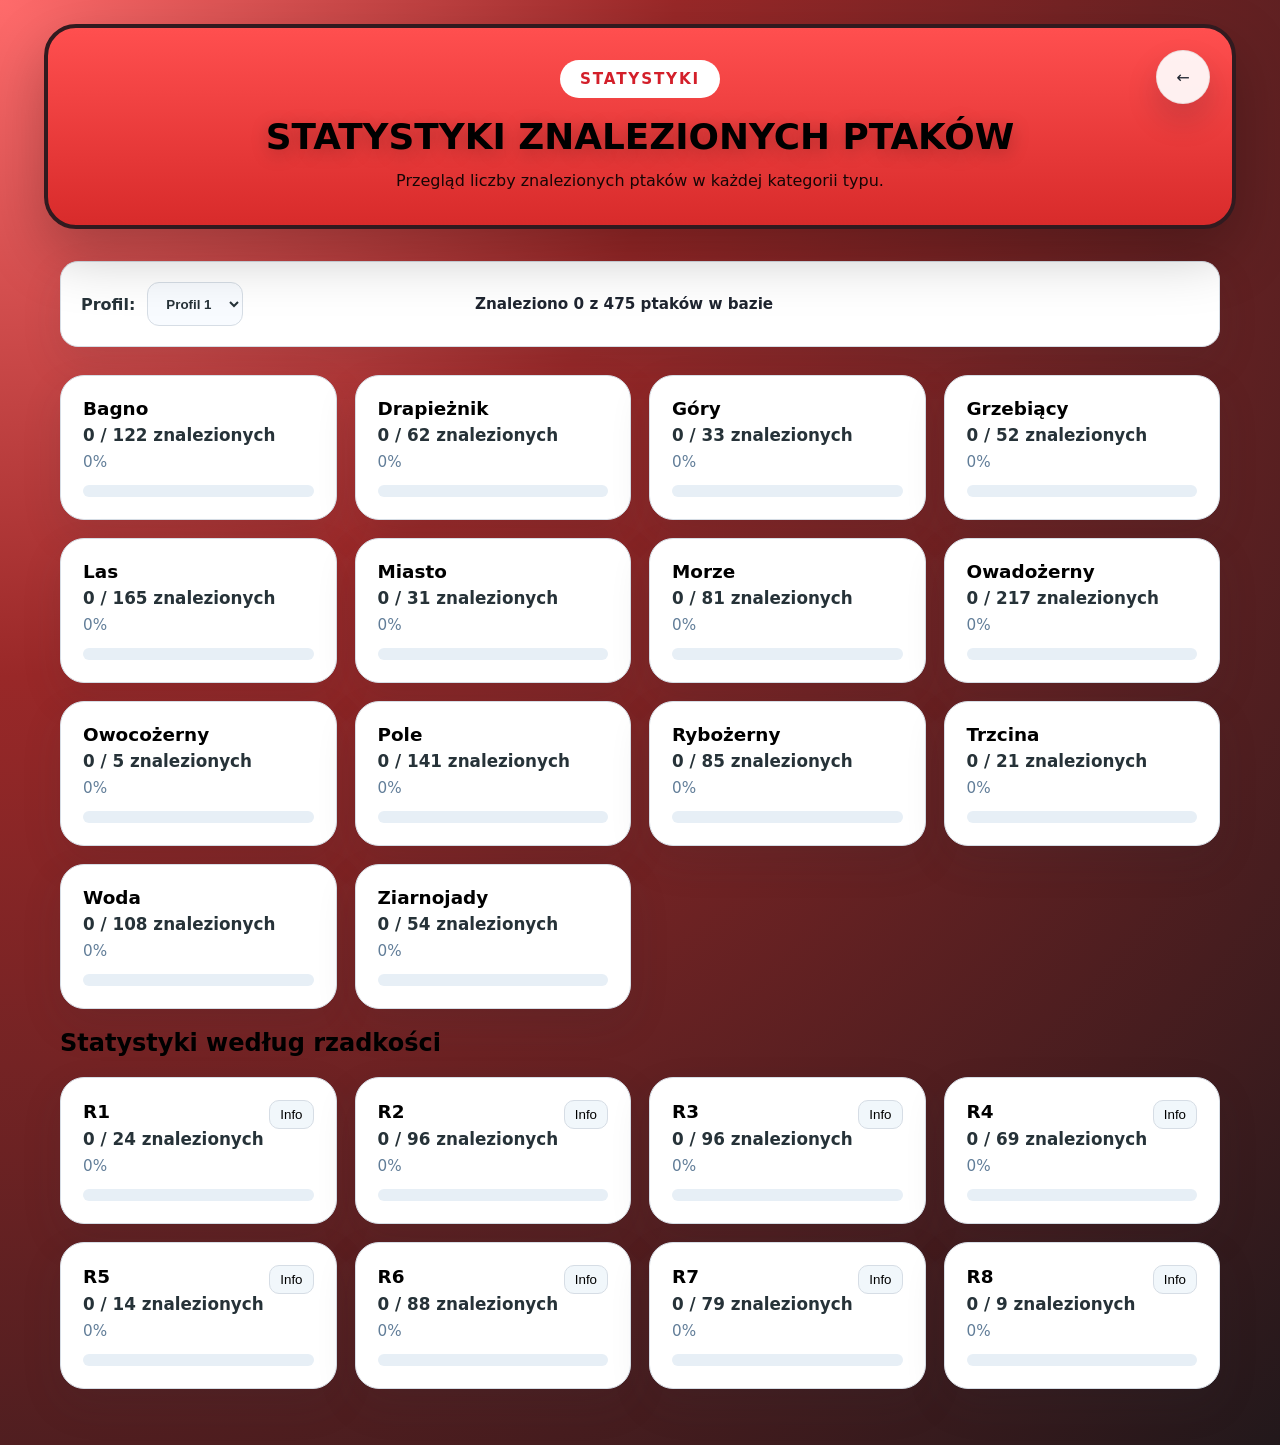
<file: stats.html>
<!DOCTYPE html>
<html lang="pl">
<head>
  <meta charset="UTF-8" />
  <meta name="viewport" content="width=device-width, initial-scale=1.0" />
  <title>Statystyki ptaków</title>
  <link rel="stylesheet" href="styles.css" />
</head>
<body>
  <div class="pokedex-shell">
    <header class="hero">
      <div class="hero-top">
        <span class="pokedex-label">STATYSTYKI</span>
        <h1>Statystyki znalezionych ptaków</h1>
        <p class="hero-subtitle">Przegląd liczby znalezionych ptaków w każdej kategorii typu.</p>
      </div>
      <a class="page-action-link" href="index.html" title="Powrót do listy ptaków">←</a>
    </header>

    <main class="container">
      <section class="controls-panel">
        <div class="profile-selector">
          <label for="profileSelect">Profil:</label>
          <select id="profileSelect">
            <option value="profile1">Profil 1</option>
            <option value="profile2">Profil 2</option>
          </select>
        </div>
        <div class="counter-display" aria-live="polite">
          <span id="overallCounter">Ładowanie statystyk...</span>
        </div>
      </section>

      <section id="statsList" class="statistics-list" aria-live="polite"></section>

      <h2 class="section-title">Statystyki według rzadkości</h2>
      <section id="rarityStats" class="statistics-list" aria-live="polite"></section>
    </main>
  </div>

  <script src="stats.js"></script>
</body>
</html>
</file>
<file: styles.css>
:root {
  --bg: #f3f7fa;
  --surface: #ffffff;
  --border: #d6dde5;
  --text: #263238;
  --muted: #617d98;
  --accent: #2f8dff;
  --accent-strong: #1762c6;
  --success: #1f8a43;
  --warning: #f8b400;
  --shadow: 0 16px 40px rgba(38, 50, 56, 0.12);
}

* {
  box-sizing: border-box;
}

body {
  margin: 0;
  font-family: Inter, system-ui, -apple-system, BlinkMacSystemFont, "Segoe UI", sans-serif;
  background: radial-gradient(circle at top left, #ff6b6b 0%, #992828 35%, #22181b 100%);
  color: #000000;
  min-height: 100vh;
}

.pokedex-shell {
  max-width: 1240px;
  margin: 0 auto;
  padding: 24px;
}

.hero {
  padding: 32px 28px;
  text-align: center;
  background: linear-gradient(180deg, #ff4f4f 0%, #d82b2b 100%);
  border: 4px solid #311a1f;
  border-radius: 32px;
  box-shadow: 0 24px 60px rgba(0, 0, 0, 0.25);
  position: relative;
  overflow: hidden;
}

.page-action-link {
  position: absolute;
  top: 22px;
  right: 22px;
  z-index: 2;
  display: inline-flex;
  align-items: center;
  justify-content: center;
  width: 54px;
  height: 54px;
  border-radius: 50%;
  background: rgba(255, 255, 255, 0.92);
  color: #1f2530;
  text-decoration: none;
  border: 1px solid rgba(0, 0, 0, 0.08);
  box-shadow: 0 16px 32px rgba(15, 23, 42, 0.16);
  transition: transform 0.2s ease, background 0.2s ease;
}

.page-action-link svg {
  width: 24px;
  height: 24px;
}

.page-action-link:hover {
  transform: translateY(-2px);
  background: #ffffff;
}

.statistics-list {
  display: grid;
  grid-template-columns: repeat(auto-fit, minmax(240px, 1fr));
  gap: 18px;
}

.stat-card {
  background: var(--surface);
  border: 1px solid var(--border);
  border-radius: 24px;
  padding: 22px;
  box-shadow: var(--shadow);
}

.stat-card h2 {
  margin: 0 0 12px;
  font-size: 1.15rem;
}

.stat-value {
  margin: 0 0 8px;
  font-size: 1.05rem;
  font-weight: 700;
  color: var(--text);
}

.stat-percentage {
  margin: 0 0 14px;
  font-size: 0.95rem;
  color: var(--muted);
}

.stat-bar {
  width: 100%;
  height: 12px;
  border-radius: 999px;
  background: #e7eff6;
  overflow: hidden;
}

.stat-bar-fill {
  height: 100%;
  background: linear-gradient(135deg, #2f8dff 0%, #7c57ff 100%);
}

/* small tweak: make rarity bars slightly darker when showing overall rarities */
.stat-card h2 { margin-bottom: 6px; }

/* rarity-specific bar colors */
.stat-bar-fill.rarity-r1 { background: linear-gradient(90deg, #6fcf97 0%, #27ae60 100%); }
.stat-bar-fill.rarity-r2 { background: linear-gradient(90deg, #9be7ff 0%, #2d9cdb 100%); }
.stat-bar-fill.rarity-r3 { background: linear-gradient(90deg, #ffd074 0%, #f2994a 100%); }
.stat-bar-fill.rarity-r4 { background: linear-gradient(90deg, #ffc4c4 0%, #eb5757 100%); }
.stat-bar-fill.rarity-r5 { background: linear-gradient(90deg, #d6c2ff 0%, #7c57ff 100%); }
.stat-bar-fill.rarity-r6 { background: linear-gradient(90deg, #ffd6a5 0%, #ff9f43 100%); }
.stat-bar-fill.rarity-r7 { background: linear-gradient(90deg, #f8b4d9 0%, #d946ef 100%); }
.stat-bar-fill.rarity-r8 { background: linear-gradient(90deg, #f2f2f2 0%, #bdbdbd 100%); }

.rarity-info { margin-top: 12px; padding: 12px; background: #fff; border-radius: 12px; border: 1px solid var(--border); color: var(--text); }
.stat-card-header { display:flex; gap:12px; align-items:center; justify-content:space-between; }
.rarity-info-button { padding:6px 10px; border-radius:10px; border:1px solid var(--border); background:#f1f7fb; cursor:pointer; }

.hero-top {
  position: relative;
  z-index: 1;
}

.pokedex-label {
  display: inline-flex;
  align-items: center;
  justify-content: center;
  padding: 10px 20px;
  margin-bottom: 18px;
  border-radius: 999px;
  background: #fff;
  color: #d31f2a;
  font-weight: 800;
  letter-spacing: 0.12em;
  font-size: 0.95rem;
}

.hero h1 {
  margin: 0 0 12px;
  font-size: clamp(2rem, 2.8vw, 3.6rem);
  text-transform: uppercase;
  text-shadow: 0 4px 18px rgba(0, 0, 0, 0.25);
}

.hero-subtitle {
  margin: 0 auto;
  max-width: 760px;
  color: rgba(0, 0, 0, 0.9);
  line-height: 1.5;
  font-size: 1rem;
}

.container {
  width: min(1180px, calc(100% - 32px));
  margin: 32px auto;
}

.controls-panel {
  display: grid;
  gap: 16px;
  padding: 20px;
  margin-bottom: 28px;
  background: var(--surface);
  border: 1px solid var(--border);
  border-radius: 18px;
  box-shadow: var(--shadow);
}

.control-group {
  display: grid;
  gap: 8px;
}

.control-group label {
  font-weight: 600;
  color: var(--text);
}

.control-group select,
.control-group input {
  width: 100%;
  min-height: 44px;
  padding: 0 14px;
  border: 1px solid var(--border);
  border-radius: 12px;
  background: #f8fbff;
  color: var(--text);
}

.button-secondary {
  padding: 14px 18px;
  border: none;
  border-radius: 12px;
  background: #e3efff;
  color: var(--accent-strong);
  font-weight: 700;
  cursor: pointer;
  transition: transform 0.2s ease, background 0.2s ease;
}

.button-secondary:hover {
  transform: translateY(-1px);
  background: #c8e0ff;
}

.counter-display-top {
  width: min(1180px, calc(100% - 32px));
  margin: 12px auto;
  text-align: center;
  font-weight: 700;
  color: var(--text);
}

.control-row {
  display: flex;
  gap: 12px;
  align-items: flex-end;
  justify-content: space-between;
  flex-wrap: wrap;
}

.search-group {
  flex: 1 1 100%;
  min-width: 0;
}

.search-group input {
  width: 100%;
}

.control-row > .control-group:not(.search-group) {
  flex: 0 0 auto;
}

.advanced-controls[aria-hidden="true"] {
  display: none;
}

.advanced-controls {
  display: grid;
  grid-template-columns: repeat(auto-fit, minmax(180px, 1fr));
  gap: 12px;
  margin-top: 12px;
}

.button-primary {
  padding: 14px 18px;
  border: none;
  border-radius: 14px;
  background: linear-gradient(135deg, #ffbc15 0%, #ff5137 100%);
  color: #111;
  font-weight: 800;
  cursor: pointer;
  transition: transform 0.2s ease, filter 0.2s ease;
}

.button-primary:hover {
  transform: translateY(-1px);
  filter: brightness(1.05);
}

.counter-display {
  align-self: center;
  padding: 12px 16px;
  border-radius: 18px;
  background: rgba(255, 255, 255, 0.92);
  color: #1f2530;
  font-size: 0.95rem;
  font-weight: 700;
  justify-self: start;
  min-width: 160px;
}

.profile-selector {
  display: flex;
  gap: 12px;
  align-items: center;
}

.profile-selector label {
  font-weight: 700;
  color: var(--text);
  white-space: nowrap;
}

.profile-selector select {
  min-height: 44px;
  padding: 0 14px;
  border: 1px solid var(--border);
  border-radius: 12px;
  background: #f8fbff;
  color: var(--text);
  font-weight: 600;
  cursor: pointer;
}

.profile-selector select:hover {
  background: #eef7ff;
}


.bird-grid {
  display: grid;
  grid-template-columns: repeat(4, minmax(240px, 1fr));
  gap: 20px;
  justify-content: center;
  align-items: stretch;
}

.bird-card {
  display: flex;
  flex-direction: column;
  justify-content: space-between;
  gap: 0;
  min-height: 620px;
  width: 100%;
  background: var(--surface);
  border: 1px solid #d6dde5;
  border-radius: 28px;
  overflow: hidden;
  box-shadow: var(--shadow);
}

.bird-card.found {
  border-color: var(--success);
}

.image-frame {
  width: 100%;
  background: #e8f1f8;
}

.bird-card img {
  width: 100%;
  display: block;
  aspect-ratio: 4 / 3;
  object-fit: cover;
  background: #000000;
}

.image-placeholder {
  display: grid;
  align-items: center;
  justify-items: center;
  width: 100%;
  aspect-ratio: 4 / 3;
  background: #f7f8fb;
  color: #3b4a5a;
  font-size: 5rem;
  font-weight: 900;
}

.bird-card .card-body {
  padding: 18px;
  display: flex;
  flex-direction: column;
  justify-content: space-between;
  gap: 14px;
  flex: 1;
  min-height: 240px;
}

.bird-card h2 {
  margin: 0;
  color:#000000;
  font-size: 1.25rem;
}

.bird-card h3 {
  margin: 0;
  color: var(--muted);
  font-size: 0.95rem;
  font-weight: 500;
}

.tag-row {
  display: flex;
  flex-wrap: wrap;
  gap: 10px;
}

.type-row {
  display: flex;
  flex-wrap: wrap;
  gap: 8px;
  margin-top: 10px;
}

.type-tag,
.tag {
  display: inline-flex;
  align-items: center;
  gap: 6px;
  padding: 8px 12px;
  border-radius: 999px;
  font-size: 0.88rem;
  font-weight: 700;
}

.type-tag {
  color: #fff;
}

.type-water { background: #2f80ed; }
.type-sea { background: #1366d6; }
.type-bog { background: #8b5a2b; }
.type-field { background: #f2994a; }
.type-forest { background: #27ae60; }
.type-mountain { background: #6b5b95; }
.type-wading { background: #17bebb; }
.type-fish { background: #2d9cdb; }
.type-predator { background: #eb5757; }
.type-default { background: #627d98; color: #fff; }

.stat-bar-fill.type-water { background: #2f80ed; }
.stat-bar-fill.type-sea { background: #1366d6; }
.stat-bar-fill.type-bog { background: #8b5a2b; }
.stat-bar-fill.type-field { background: #f2994a; }
.stat-bar-fill.type-forest { background: #27ae60; }
.stat-bar-fill.type-mountain { background: #6b5b95; }
.stat-bar-fill.type-wading { background: #17bebb; }
.stat-bar-fill.type-fish { background: #2d9cdb; }
.stat-bar-fill.type-predator { background: #eb5757; }
.stat-bar-fill.type-default { background: #627d98; }

.tag {
  background: #f1f7fb;
  color: var(--text);
}

.tag.rarity {
  background: #fff4d7;
}

.card-actions {
  display: grid;
  gap: 14px;
}

.card-actions .file-upload {
  position: relative;
  display: inline-flex;
  align-items: center;
  justify-content: center;
  width: 100%;
  min-height: 56px;
  padding: 0 18px;
  border-radius: 999px;
  background: linear-gradient(135deg, #eef7ff 0%, #d9efff 100%);
  border: 1px solid #b8d8ff;
  color: #094c9a;
  font-size: 0.95rem;
  font-weight: 700;
  cursor: pointer;
  transition: transform 0.2s ease, background 0.2s ease, border-color 0.2s ease;
}

.card-actions .file-upload:hover {
  transform: translateY(-1px);
  background: linear-gradient(135deg, #e6f1ff 0%, #c9e4ff 100%);
  border-color: #8bb8ff;
}

.card-actions .file-upload input[type="file"] {
  position: absolute;
  inset: 0;
  width: 100%;
  height: 100%;
  opacity: 0;
  cursor: pointer;
}

.found-button {
  width: 100%;
  min-height: 56px;
  border: none;
  border-radius: 999px;
  background: linear-gradient(135deg, #ffc800 0%, #ff5722 100%);
  color: #1a1a1a;
  font-size: 1rem;
  font-weight: 800;
  text-transform: uppercase;
  letter-spacing: 0.06em;
  cursor: pointer;
  box-shadow: 0 18px 35px rgba(255, 96, 53, 0.24);
  transition: transform 0.2s ease, filter 0.2s ease;
}

.pagination-controls {
  display: flex;
  gap: 12px;
  align-items: center;
  margin-top: 12px;
}

.pagination {
  display: flex;
  gap: 6px;
  flex-wrap: wrap;
}

.pagination button {
  border: 1px solid var(--border);
  background: white;
  padding: 6px 10px;
  border-radius: 8px;
  cursor: pointer;
}

.pagination button.active {
  background: var(--accent);
  color: white;
  border-color: var(--accent-dark, #4a90e2);
}

.load-more-wrapper {
  display: flex;
  justify-content: center;
  margin: 28px 0 12px;
}

.load-more-wrapper button {
  min-width: 240px;
}

.found-button {
  width: 100%;
  min-height: 56px;
  border: none;
  border-radius: 999px;
  background: linear-gradient(135deg, #ffc800 0%, #ff5722 100%);
  color: #1a1a1a;
  font-size: 1rem;
  font-weight: 800;
  text-transform: uppercase;
  letter-spacing: 0.06em;
  cursor: pointer;
  box-shadow: 0 18px 35px rgba(255, 96, 53, 0.24);
  transition: transform 0.2s ease, filter 0.2s ease;
}

.found-button:hover:not(:disabled) {
  transform: translateY(-2px);
  filter: brightness(1.03);
}

.found-button:disabled {
  background: #9aa5b1;
  color: #f7f9fb;
  cursor: default;
  box-shadow: none;
}

.card-body p {
  margin: 0;
  color: var(--muted);
  line-height: 1.6;
}

@media (min-width: 840px) {
  .controls-panel {
    grid-template-columns: repeat(3, minmax(0, 1fr));
    align-items: end;
  }
}
</file>
